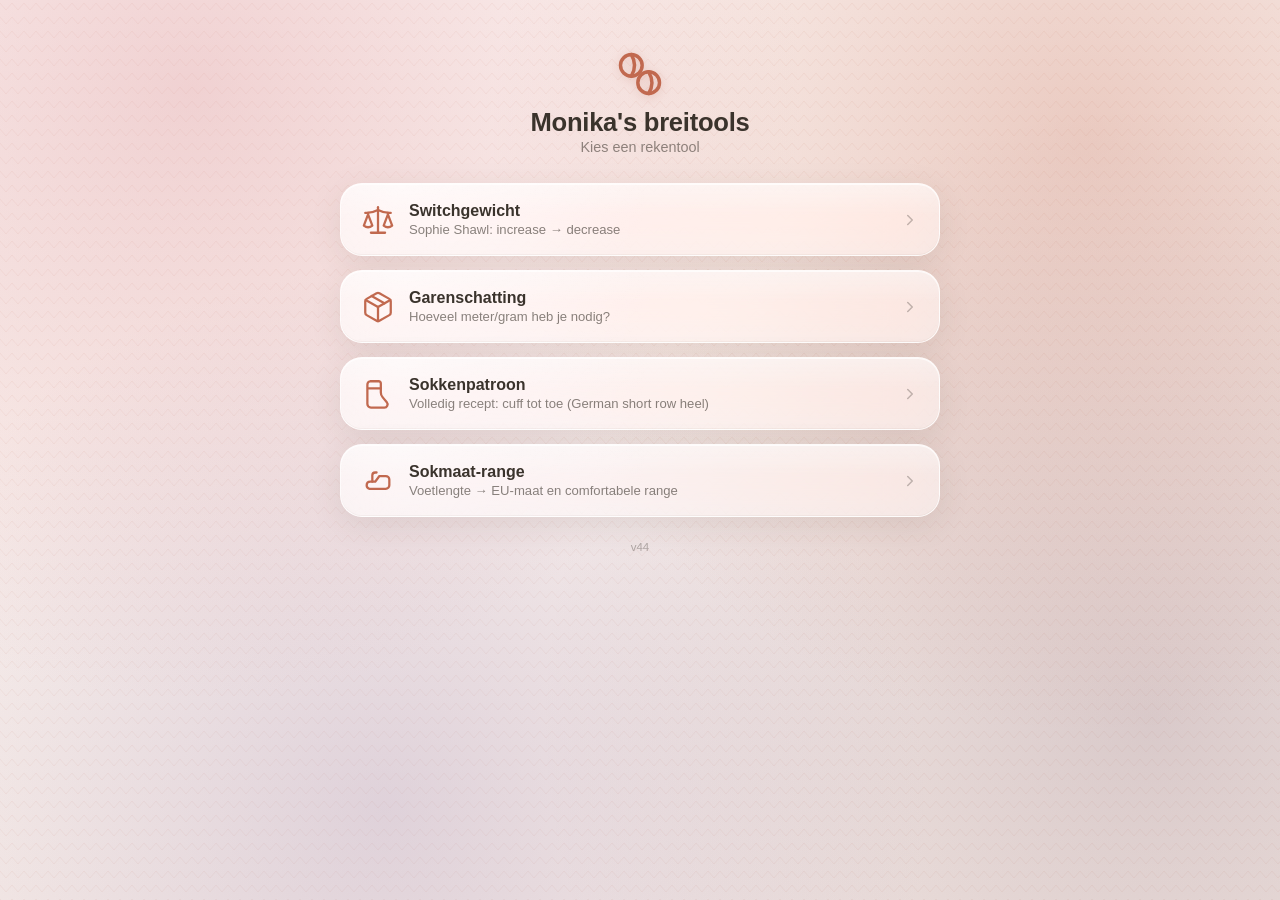
<file: index.html>
<!DOCTYPE html>
<html lang="nl">
<head>
<meta charset="UTF-8">
<meta name="viewport" content="width=device-width, initial-scale=1.0, viewport-fit=cover">
<title>Monika's breitools</title>
<link rel="stylesheet" href="style.css">
<link rel="manifest" href="manifest.json">
<meta name="theme-color" content="#c1694f">
<link rel="apple-touch-icon" href="apple-touch-icon.png">
<link rel="icon" href="favicon-32.png" sizes="32x32">
<meta name="apple-mobile-web-app-capable" content="yes">
<meta name="apple-mobile-web-app-status-bar-style" content="black-translucent">
<script src="version-check.js"></script>
</head>
<body>
  <div class="header">
    <div class="icon">
      <svg viewBox="0 0 24 24" fill="none" stroke="currentColor" stroke-width="1.6" stroke-linecap="round" stroke-linejoin="round">
        <circle cx="8" cy="8" r="5"/>
        <circle cx="16" cy="16" r="5"/>
        <path d="M8 3 Q 11 8 8 13"/>
        <path d="M16 11 Q 19 16 16 21"/>
      </svg>
    </div>
    <h1>Monika's breitools</h1>
    <p class="sub">Kies een rekentool</p>
  </div>

  <ul class="tool-list">
    <li>
      <a class="tool-card glass" href="switchgewicht.html">
        <span class="tool-icon">
          <svg viewBox="0 0 24 24" fill="none" stroke="currentColor" stroke-width="1.6" stroke-linecap="round" stroke-linejoin="round">
            <path d="M12 3v18"/>
            <path d="m19 8 3 8a5 5 0 0 1-6 0zV7"/>
            <path d="M3 7h1a17 17 0 0 0 8-2 17 17 0 0 0 8 2h1"/>
            <path d="m5 8 3 8a5 5 0 0 1-6 0zV7"/>
            <path d="M7 21h10"/>
          </svg>
        </span>
        <span class="tool-text">
          <div class="tool-name">Switchgewicht</div>
          <div class="tool-desc">Sophie Shawl: increase → decrease</div>
        </span>
        <span class="tool-arrow">
          <svg viewBox="0 0 24 24" fill="none" stroke="currentColor" stroke-width="2" stroke-linecap="round" stroke-linejoin="round"><path d="M9 6l6 6-6 6"/></svg>
        </span>
      </a>
    </li>
    <li>
      <a class="tool-card glass" href="garenschatting.html">
        <span class="tool-icon">
          <svg viewBox="0 0 24 24" fill="none" stroke="currentColor" stroke-width="1.6" stroke-linecap="round" stroke-linejoin="round">
            <path d="M11 21.73a2 2 0 0 0 2 0l7-4A2 2 0 0 0 21 16V8a2 2 0 0 0-1-1.73l-7-4a2 2 0 0 0-2 0l-7 4A2 2 0 0 0 3 8v8a2 2 0 0 0 1 1.73z"/>
            <path d="M12 22V12"/>
            <polyline points="3.29 7 12 12 20.71 7"/>
            <path d="m7.5 4.27 9 5.15"/>
          </svg>
        </span>
        <span class="tool-text">
          <div class="tool-name">Garenschatting</div>
          <div class="tool-desc">Hoeveel meter/gram heb je nodig?</div>
        </span>
        <span class="tool-arrow">
          <svg viewBox="0 0 24 24" fill="none" stroke="currentColor" stroke-width="2" stroke-linecap="round" stroke-linejoin="round"><path d="M9 6l6 6-6 6"/></svg>
        </span>
      </a>
    </li>
    <li>
      <a class="tool-card glass" href="sokkentool.html">
        <span class="tool-icon">
          <svg viewBox="0 0 24 24" fill="none" stroke="currentColor" stroke-width="1.6" stroke-linecap="round" stroke-linejoin="round">
            <path d="M6.5 3h6a1.5 1.5 0 0 1 1.5 1.5v6.4c0 1.2.4 2.4 1.2 3.3l3 3.6a2.3 2.3 0 0 1-1.8 3.8H7a2.5 2.5 0 0 1-2.5-2.5V5.5A2.5 2.5 0 0 1 6.5 3Z"/>
            <path d="M5 8h9"/>
          </svg>
        </span>
        <span class="tool-text">
          <div class="tool-name">Sokkenpatroon</div>
          <div class="tool-desc">Volledig recept: cuff tot toe (German short row heel)</div>
        </span>
        <span class="tool-arrow">
          <svg viewBox="0 0 24 24" fill="none" stroke="currentColor" stroke-width="2" stroke-linecap="round" stroke-linejoin="round"><path d="M9 6l6 6-6 6"/></svg>
        </span>
      </a>
    </li>
    <li>
      <a class="tool-card glass" href="schoenmaat.html">
        <span class="tool-icon">
          <svg viewBox="0 0 24 24" fill="none" stroke="currentColor" stroke-width="1.6" stroke-linecap="round" stroke-linejoin="round">
            <path d="M4 15c0-1.5 1-2.5 2.5-2.5H10l3-4h4.5A2.5 2.5 0 0 1 20 11v4a2.5 2.5 0 0 1-2.5 2.5H6A2.5 2.5 0 0 1 4 15Z"/>
            <path d="M8 12.5V8a2 2 0 0 1 2-2h1"/>
          </svg>
        </span>
        <span class="tool-text">
          <div class="tool-name">Sokmaat-range</div>
          <div class="tool-desc">Voetlengte → EU-maat en comfortabele range</div>
        </span>
        <span class="tool-arrow">
          <svg viewBox="0 0 24 24" fill="none" stroke="currentColor" stroke-width="2" stroke-linecap="round" stroke-linejoin="round"><path d="M9 6l6 6-6 6"/></svg>
        </span>
      </a>
    </li>
  </ul>

  <p class="build-version">v<span id="buildVersion">44</span></p>
</body>
</html>
</file>
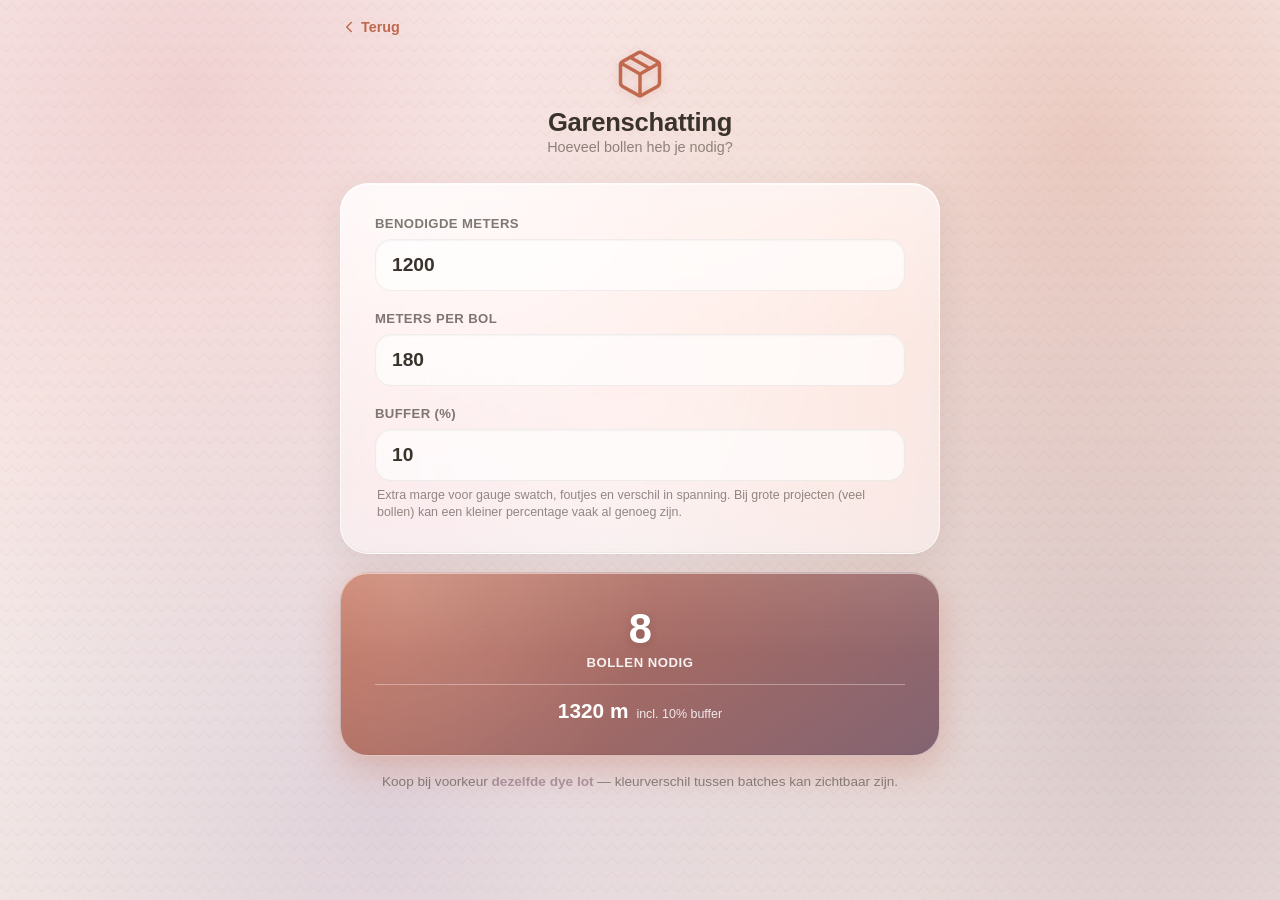
<file: garenschatting.html>
<!DOCTYPE html>
<html lang="nl">
<head>
<meta charset="UTF-8">
<meta name="viewport" content="width=device-width, initial-scale=1.0, viewport-fit=cover">
<title>Garenschatting - Monika's breitools</title>
<link rel="stylesheet" href="style.css">
<link rel="manifest" href="manifest.json">
<meta name="theme-color" content="#c1694f">
<link rel="apple-touch-icon" href="apple-touch-icon.png">
<link rel="icon" href="favicon-32.png" sizes="32x32">
<meta name="apple-mobile-web-app-capable" content="yes">
<meta name="apple-mobile-web-app-status-bar-style" content="black-translucent">
<script src="version-check.js"></script>
<script src="common.js"></script>
</head>
<body>
  <a class="back-link" href="index.html">
    <svg viewBox="0 0 24 24" fill="none" stroke="currentColor" stroke-width="2" stroke-linecap="round" stroke-linejoin="round"><path d="M15 6l-6 6 6 6"/></svg>
    Terug
  </a>
  <div class="header">
    <div class="icon">
      <svg viewBox="0 0 24 24" fill="none" stroke="currentColor" stroke-width="1.6" stroke-linecap="round" stroke-linejoin="round">
        <path d="M11 21.73a2 2 0 0 0 2 0l7-4A2 2 0 0 0 21 16V8a2 2 0 0 0-1-1.73l-7-4a2 2 0 0 0-2 0l-7 4A2 2 0 0 0 3 8v8a2 2 0 0 0 1 1.73z"/>
        <path d="M12 22V12"/>
        <polyline points="3.29 7 12 12 20.71 7"/>
        <path d="m7.5 4.27 9 5.15"/>
      </svg>
    </div>
    <h1>Garenschatting</h1>
    <p class="sub">Hoeveel bollen heb je nodig?</p>
  </div>

  <div class="card glass">
    <div class="field">
      <label for="metersNeeded">Benodigde meters</label>
      <input type="text" inputmode="decimal" id="metersNeeded" value="1200">
    </div>
    <div class="field">
      <label for="metersPerBall">Meters per bol</label>
      <input type="text" inputmode="decimal" id="metersPerBall" value="180">
    </div>
    <div class="field">
      <label for="buffer">Buffer (%)</label>
      <input type="text" inputmode="decimal" id="buffer" value="10">
      <p class="field-hint">Extra marge voor gauge swatch, foutjes en verschil in spanning. Bij grote projecten (veel bollen) kan een kleiner percentage vaak al genoeg zijn.</p>
    </div>
  </div>

  <div class="result-card glass">
    <div class="value" id="ballsNeeded">-</div>
    <div class="label">bollen nodig</div>
    <div class="rounded-row">
      <span class="rounded-value" id="metersWithBuffer">-</span>
      <span class="rounded-label" id="bufferLabel">incl. 10% buffer</span>
    </div>
  </div>

  <p class="hint">Koop bij voorkeur <strong>dezelfde dye lot</strong> — kleurverschil tussen batches kan zichtbaar zijn.</p>

  <button class="scroll-top-btn" id="scrollTopBtn" aria-label="Naar boven">
    <svg viewBox="0 0 24 24" fill="none" stroke="currentColor" stroke-width="2.2" stroke-linecap="round" stroke-linejoin="round"><path d="M12 19V5"/><path d="m5 12 7-7 7 7"/></svg>
  </button>

<script>
  const metersInput = document.getElementById('metersNeeded');
  const perBallInput = document.getElementById('metersPerBall');
  const bufferInput = document.getElementById('buffer');
  const output = document.getElementById('ballsNeeded');
  const bufferOutput = document.getElementById('metersWithBuffer');
  const bufferLabel = document.getElementById('bufferLabel');

  function calculate() {
    const meters = parseNum(metersInput.value);
    const perBall = parseNum(perBallInput.value);
    const buffer = parseNum(bufferInput.value);
    if (isNaN(meters) || isNaN(perBall) || isNaN(buffer) || meters <= 0 || perBall <= 0 || buffer < 0) {
      output.textContent = '-';
      bufferOutput.textContent = '-';
      return;
    }
    const withBuffer = meters * (1 + buffer / 100);
    const balls = Math.ceil(withBuffer / perBall);
    output.textContent = balls;
    bufferOutput.textContent = Math.ceil(withBuffer) + ' m';
    bufferLabel.textContent = 'incl. ' + fmt(buffer) + '% buffer';
  }

  metersInput.addEventListener('input', calculate);
  perBallInput.addEventListener('input', calculate);
  bufferInput.addEventListener('input', calculate);
  calculate();
</script>
</body>
</html>
</file>
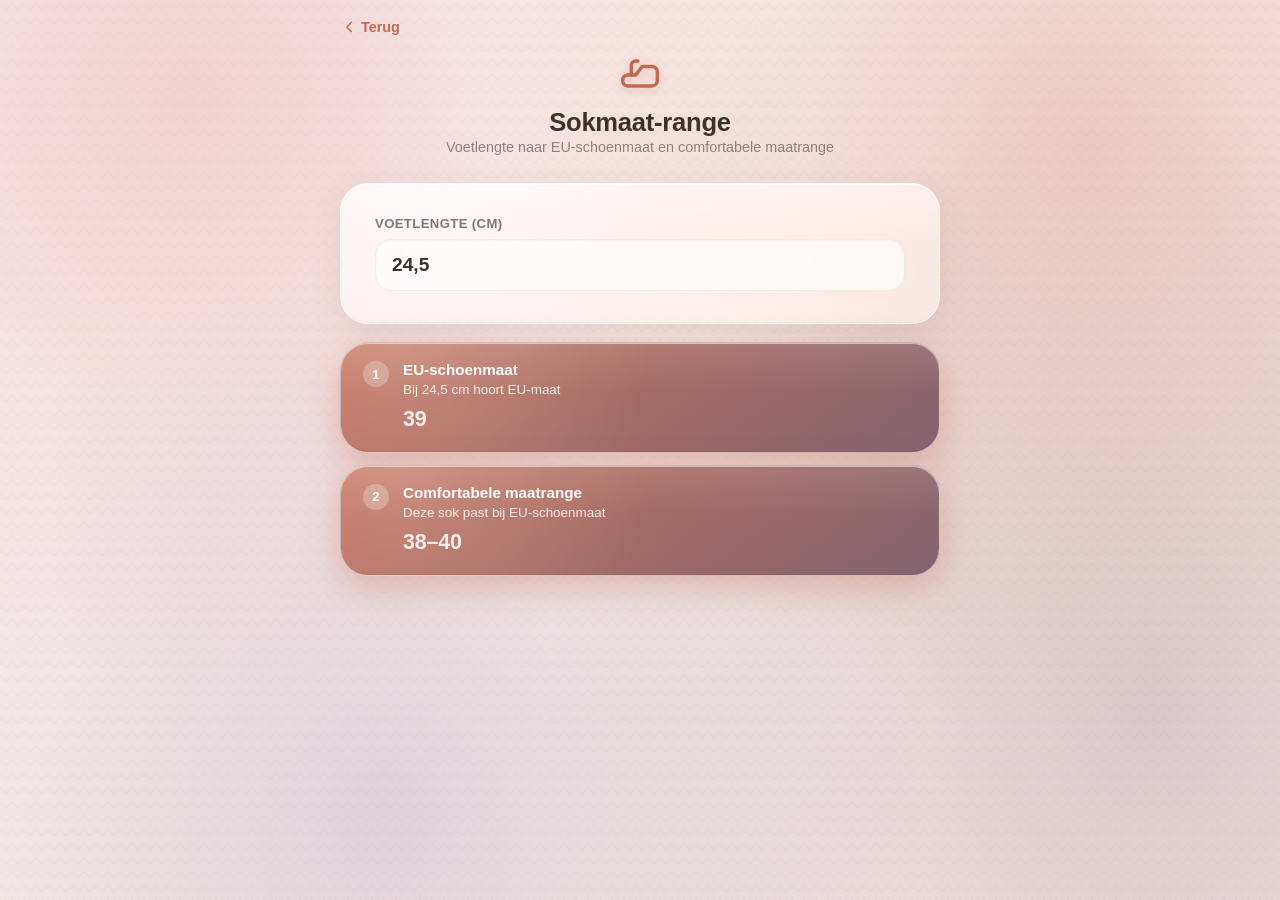
<file: schoenmaat.html>
<!DOCTYPE html>
<html lang="nl">
<head>
<meta charset="UTF-8">
<meta name="viewport" content="width=device-width, initial-scale=1.0, viewport-fit=cover">
<title>Sokmaat-range - Monika's breitools</title>
<link rel="stylesheet" href="style.css">
<link rel="manifest" href="manifest.json">
<meta name="theme-color" content="#c1694f">
<link rel="apple-touch-icon" href="apple-touch-icon.png">
<link rel="icon" href="favicon-32.png" sizes="32x32">
<meta name="apple-mobile-web-app-capable" content="yes">
<meta name="apple-mobile-web-app-status-bar-style" content="black-translucent">
<script src="version-check.js"></script>
<script src="common.js"></script>
</head>
<body>
  <a class="back-link" href="index.html">
    <svg viewBox="0 0 24 24" fill="none" stroke="currentColor" stroke-width="2" stroke-linecap="round" stroke-linejoin="round"><path d="M15 6l-6 6 6 6"/></svg>
    Terug
  </a>
  <div class="header">
    <div class="icon">
      <svg viewBox="0 0 24 24" fill="none" stroke="currentColor" stroke-width="1.6" stroke-linecap="round" stroke-linejoin="round">
        <path d="M4 15c0-1.5 1-2.5 2.5-2.5H10l3-4h4.5A2.5 2.5 0 0 1 20 11v4a2.5 2.5 0 0 1-2.5 2.5H6A2.5 2.5 0 0 1 4 15Z"/>
        <path d="M8 12.5V8a2 2 0 0 1 2-2h1"/>
      </svg>
    </div>
    <h1>Sokmaat-range</h1>
    <p class="sub">Voetlengte naar EU-schoenmaat en comfortabele maatrange</p>
  </div>

  <div class="card glass">
    <div class="field">
      <label for="footLength">Voetlengte (cm)</label>
      <input type="text" inputmode="decimal" id="footLength" value="24,5">
    </div>
  </div>

  <ol class="steps" id="stepsList"></ol>

<script>
  const footLengthInput = document.getElementById('footLength');
  const stepsList = document.getElementById('stepsList');

  function stepHtml(num, title, detail) {
    return '<li class="step glass"><span class="step-num">' + num + '</span>' +
      '<span class="step-body"><span class="step-title">' + title + '</span>' +
      '<span class="step-detail">' + detail + '</span></span></li>';
  }

  function footLengthToEuSize(footLength) {
    return (footLength + 1.5) / (2 / 3);
  }

  function calculate() {
    const footLength = parseNum(footLengthInput.value);

    if (isNaN(footLength) || footLength <= 0) {
      stepsList.innerHTML = '<li class="step glass"><span class="step-body"><span class="step-title">Vul een geldige voetlengte in</span></span></li>';
      return;
    }

    const euSize = footLengthToEuSize(footLength);

    // Center rondt naar beneden af, tenzij euSize dicht genoeg (>= drempel) bij de
    // volgende hele maat zit — bias richting "iets te klein" (sokken rekken toch al
    // mee dankzij negatieve ease). Range blijft altijd exact 3 maten breed.
    const rangeSwitchThreshold = 0.75;
    const frac = euSize - Math.floor(euSize);
    const center = Math.floor(euSize) + (frac >= rangeSwitchThreshold ? 1 : 0);
    const lower = center - 1;
    const upper = center + 1;

    let html = '';
    html += stepHtml(1, 'EU-schoenmaat', 'Bij ' + fmt(footLength) + ' cm hoort EU-maat<span class="step-range-value">' + fmt(euSize) + '</span>');
    html += stepHtml(2, 'Comfortabele maatrange', 'Deze sok past bij EU-schoenmaat<span class="step-range-value">' + lower + '–' + upper + '</span>');

    stepsList.innerHTML = html;
  }

  footLengthInput.addEventListener('input', calculate);

  calculate();
</script>
</body>
</html>
</file>
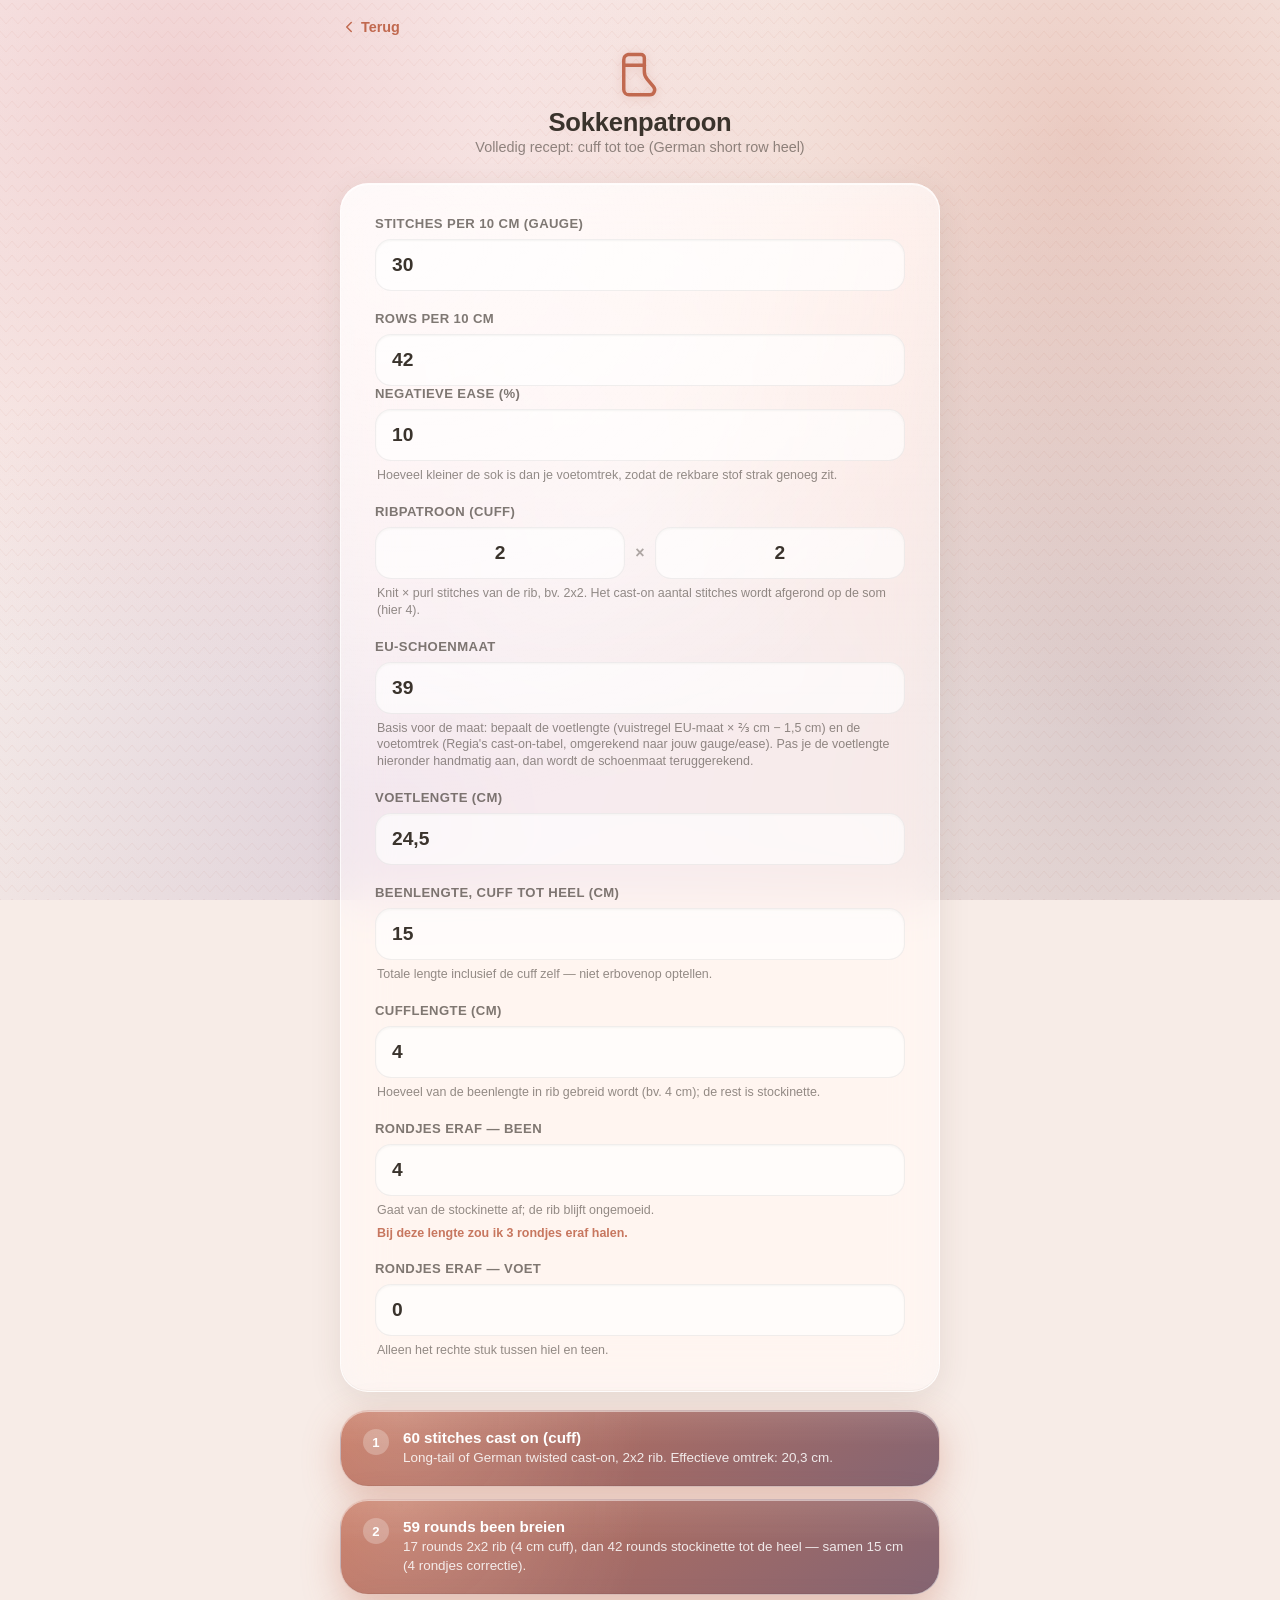
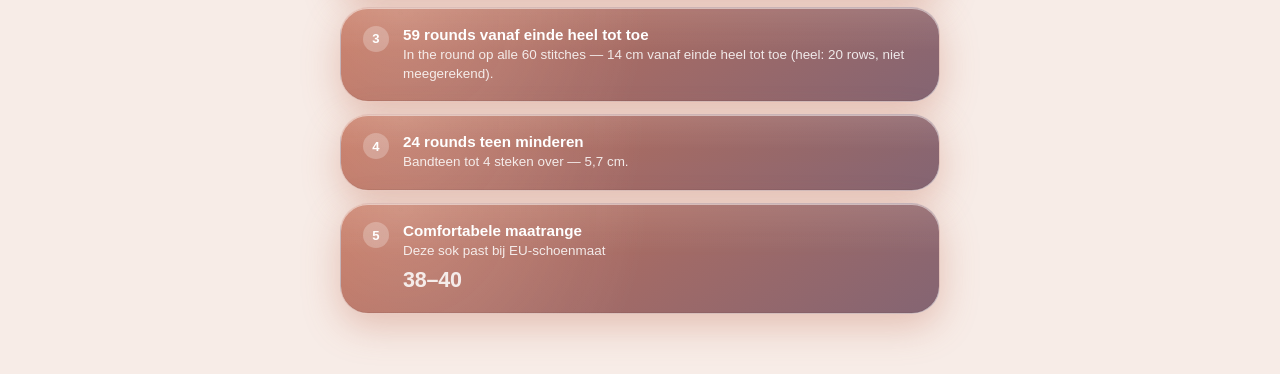
<file: sokkentool.html>
<!DOCTYPE html>
<html lang="nl">
<head>
<meta charset="UTF-8">
<meta name="viewport" content="width=device-width, initial-scale=1.0, viewport-fit=cover">
<title>Sokkenpatroon - Monika's breitools</title>
<link rel="stylesheet" href="style.css">
<link rel="manifest" href="manifest.json">
<meta name="theme-color" content="#c1694f">
<link rel="apple-touch-icon" href="apple-touch-icon.png">
<link rel="icon" href="favicon-32.png" sizes="32x32">
<meta name="apple-mobile-web-app-capable" content="yes">
<meta name="apple-mobile-web-app-status-bar-style" content="black-translucent">
<script src="version-check.js"></script>
<script src="common.js"></script>
</head>
<body>
  <a class="back-link" href="index.html">
    <svg viewBox="0 0 24 24" fill="none" stroke="currentColor" stroke-width="2" stroke-linecap="round" stroke-linejoin="round"><path d="M15 6l-6 6 6 6"/></svg>
    Terug
  </a>
  <div class="header">
    <div class="icon">
      <svg viewBox="0 0 24 24" fill="none" stroke="currentColor" stroke-width="1.6" stroke-linecap="round" stroke-linejoin="round">
        <path d="M6.5 3h6a1.5 1.5 0 0 1 1.5 1.5v6.4c0 1.2.4 2.4 1.2 3.3l3 3.6a2.3 2.3 0 0 1-1.8 3.8H7a2.5 2.5 0 0 1-2.5-2.5V5.5A2.5 2.5 0 0 1 6.5 3Z"/>
        <path d="M5 8h9"/>
      </svg>
    </div>
    <h1>Sokkenpatroon</h1>
    <p class="sub">Volledig recept: cuff tot toe (German short row heel)</p>
  </div>

  <div class="card glass">
    <div class="field">
      <label for="gauge">Stitches per 10 cm (gauge)</label>
      <input type="text" inputmode="decimal" id="gauge" value="30">
    </div>
    <div class="field">
      <label for="rowGauge">Rows per 10 cm</label>
      <input type="text" inputmode="decimal" id="rowGauge" value="42">
    </div>
    <input type="hidden" id="circumference">
    <div class="field">
      <label for="ease">Negatieve ease (%)</label>
      <input type="text" inputmode="decimal" id="ease" value="10">
      <p class="field-hint">Hoeveel kleiner de sok is dan je voetomtrek, zodat de rekbare stof strak genoeg zit.</p>
    </div>
    <div class="field">
      <label>Ribpatroon (cuff)</label>
      <div class="field-pair">
        <input type="text" inputmode="decimal" id="ribKnit" value="2" aria-label="Aantal knit stitches">
        <span class="field-pair-sep">×</span>
        <input type="text" inputmode="decimal" id="ribPurl" value="2" aria-label="Aantal purl stitches">
      </div>
      <p class="field-hint">Knit × purl stitches van de rib, bv. 2x2. Het cast-on aantal stitches wordt afgerond op de som (hier 4).</p>
    </div>
    <div class="field">
      <label for="euSize">EU-schoenmaat</label>
      <input type="text" inputmode="decimal" id="euSize" value="39">
      <p class="field-hint">Basis voor de maat: bepaalt de voetlengte (vuistregel EU-maat × ⅔ cm − 1,5 cm) en de voetomtrek (Regia's cast-on-tabel, omgerekend naar jouw gauge/ease). Pas je de voetlengte hieronder handmatig aan, dan wordt de schoenmaat teruggerekend.</p>
    </div>
    <div class="field">
      <label for="footLength">Voetlengte (cm)</label>
      <input type="text" inputmode="decimal" id="footLength" value="24,5">
    </div>
    <div class="field">
      <label for="legLength">Beenlengte, cuff tot heel (cm)</label>
      <input type="text" inputmode="decimal" id="legLength" value="15">
      <p class="field-hint">Totale lengte inclusief de cuff zelf — niet erbovenop optellen.</p>
    </div>
    <div class="field">
      <label for="cuffLength">Cufflengte (cm)</label>
      <input type="text" inputmode="decimal" id="cuffLength" value="4">
      <p class="field-hint">Hoeveel van de beenlengte in rib gebreid wordt (bv. 4 cm); de rest is stockinette.</p>
    </div>
    <div class="field">
      <label for="legTrim">Rondjes eraf — been</label>
      <input type="text" inputmode="decimal" id="legTrim" value="4">
      <p class="field-hint">Gaat van de stockinette af; de rib blijft ongemoeid.</p>
      <p class="field-hint suggestion" id="legTrimHint" hidden></p>
    </div>
    <div class="field">
      <label for="footTrim">Rondjes eraf — voet</label>
      <input type="text" inputmode="decimal" id="footTrim" value="0">
      <p class="field-hint">Alleen het rechte stuk tussen hiel en teen.</p>
    </div>
  </div>

  <ol class="steps" id="stepsList"></ol>

  <button class="scroll-top-btn" id="scrollTopBtn" aria-label="Naar boven">
    <svg viewBox="0 0 24 24" fill="none" stroke="currentColor" stroke-width="2.2" stroke-linecap="round" stroke-linejoin="round"><path d="M12 19V5"/><path d="m5 12 7-7 7 7"/></svg>
  </button>

<script>
  const gaugeInput = document.getElementById('gauge');
  const rowGaugeInput = document.getElementById('rowGauge');
  const circInput = document.getElementById('circumference');
  const easeInput = document.getElementById('ease');
  const ribKnitInput = document.getElementById('ribKnit');
  const ribPurlInput = document.getElementById('ribPurl');
  const euSizeInput = document.getElementById('euSize');
  const footLengthInput = document.getElementById('footLength');
  const legLengthInput = document.getElementById('legLength');
  const cuffLengthInput = document.getElementById('cuffLength');
  const legTrimInput = document.getElementById('legTrim');
  const footTrimInput = document.getElementById('footTrim');
  const legTrimHint = document.getElementById('legTrimHint');
  const stepsList = document.getElementById('stepsList');

  function roundToMultiple(x, m) {
    return Math.round(x / m) * m;
  }

  function roundToEven(x) {
    return Math.round(x / 2) * 2;
  }

  // Regia 4-ply maattabel (opzetsteken per EU-schoenmaat, gauge 30 st/10cm), middelpunt van elke maatbrug
  const SIZE_TABLE = [
    { eu: 22.5, sts: 44 }, { eu: 24.5, sts: 48 }, { eu: 26.5, sts: 48 }, { eu: 28.5, sts: 52 },
    { eu: 30.5, sts: 52 }, { eu: 32.5, sts: 56 }, { eu: 34.5, sts: 56 }, { eu: 36.5, sts: 60 },
    { eu: 38.5, sts: 60 }, { eu: 40.5, sts: 64 }, { eu: 42.5, sts: 64 }, { eu: 44.5, sts: 68 },
    { eu: 46.5, sts: 72 }
  ];

  function interpolateCastOnSts(euSize) {
    if (euSize <= SIZE_TABLE[0].eu) return SIZE_TABLE[0].sts;
    if (euSize >= SIZE_TABLE[SIZE_TABLE.length - 1].eu) return SIZE_TABLE[SIZE_TABLE.length - 1].sts;
    for (let i = 0; i < SIZE_TABLE.length - 1; i++) {
      const a = SIZE_TABLE[i], b = SIZE_TABLE[i + 1];
      if (euSize >= a.eu && euSize <= b.eu) {
        const t = (euSize - a.eu) / (b.eu - a.eu);
        return a.sts + t * (b.sts - a.sts);
      }
    }
  }

  // Regia 4-ply bandteen ("Decreases for banded toe after first decrease round").
  // Per afnameronde verdwijnen 4 steken: naald 1 en 3 twee steken recht samen,
  // naald 2 en 4 een overhaling. r4/r3/r2 = hoe vaak er in de 4e, elke 3e en elke
  // 2e ronde geminderd wordt; daarna elke ronde. De tabel-cadans komt bij elke maat
  // exact op 8 steken uit; dit patroon breit door tot er 4 over zijn.
  const TOE_TABLE = [
    { sts: 44, r4: 0, r3: 1, r2: 3 }, { sts: 48, r4: 0, r3: 1, r2: 3 },
    { sts: 52, r4: 0, r3: 2, r2: 3 }, { sts: 56, r4: 0, r3: 2, r2: 3 },
    { sts: 60, r4: 1, r3: 2, r2: 3 }, { sts: 64, r4: 1, r3: 2, r2: 3 },
    { sts: 68, r4: 1, r3: 2, r2: 4 }, { sts: 72, r4: 1, r3: 2, r2: 4 }
  ];
  const FINAL_TOE_STS = 4;
  const TOE_DEC_PER_ROUND = 4;

  // Loopt de cadans af en telt de rondjes; stopt zodra een volgende afname onder
  // FINAL_TOE_STS zou uitkomen, zodat een afwijkend steekaantal ook netjes eindigt.
  function toeShaping(startSts) {
    const row = TOE_TABLE.reduce(function (best, r) {
      return Math.abs(r.sts - startSts) < Math.abs(best.sts - startSts) ? r : best;
    });
    let sts = startSts;
    let rounds = 0;
    const canDecrease = function () { return sts - TOE_DEC_PER_ROUND >= FINAL_TOE_STS; };
    // [rondjes per afname, aantal keer] — de eerste afnameronde staat los in de tabel
    const phases = [[1, 1], [4, row.r4], [3, row.r3], [2, row.r2]];
    phases.forEach(function (phase) {
      for (let i = 0; i < phase[1] && canDecrease(); i++) {
        rounds += phase[0];
        sts -= TOE_DEC_PER_ROUND;
      }
    });
    while (canDecrease()) {
      rounds += 1;
      sts -= TOE_DEC_PER_ROUND;
    }
    return { rounds: rounds, finalSts: sts, row: row };
  }

  function stepHtml(num, title, detail) {
    return '<li class="step glass"><span class="step-num">' + num + '</span>' +
      '<span class="step-body"><span class="step-title">' + title + '</span>' +
      '<span class="step-detail">' + detail + '</span></span></li>';
  }

  function calculate() {
    const gauge = parseNum(gaugeInput.value);
    const rowGauge = parseNum(rowGaugeInput.value);
    const circumference = parseNum(circInput.value);
    const ease = parseNum(easeInput.value);
    const ribKnit = parseNum(ribKnitInput.value);
    const ribPurl = parseNum(ribPurlInput.value);
    const multiple = ribKnit + ribPurl;
    const footLength = parseNum(footLengthInput.value);
    const legLength = parseNum(legLengthInput.value);
    const cuffLength = parseNum(cuffLengthInput.value);
    // Leeg veld of onzin telt als 0; nooit negatief (de velden halen alleen rondjes af)
    const trimValue = (str) => {
      const n = parseNum(str);
      return isNaN(n) ? 0 : Math.max(Math.round(n), 0);
    };
    const legTrim = trimValue(legTrimInput.value);
    const footTrim = trimValue(footTrimInput.value);

    if ([gauge, rowGauge, circumference, ease, ribKnit, ribPurl, footLength, legLength, cuffLength].some(isNaN)
        || gauge <= 0 || rowGauge <= 0 || circumference <= 0 || ease >= 100 || ribKnit <= 0 || ribPurl <= 0 || footLength <= 0 || legLength < 0
        || cuffLength < 0 || cuffLength > legLength) {
      stepsList.innerHTML = '<li class="step glass"><span class="step-body"><span class="step-title">Vul alle velden geldig in</span></span></li>';
      legTrimHint.hidden = true;
      return;
    }

    const stPerCm = gauge / 10;
    const rowPerCm = rowGauge / 10;

    // Boord: steken op te zetten
    const effectiveCirc = circumference * (1 - ease / 100);
    const exactSts = effectiveCirc * stPerCm;
    const sockSts = roundToMultiple(exactSts, multiple);

    // Been: boord (rib) + stockinette. De correctie gaat volledig van de stockinette af —
    // ondergrens cuffRows, zodat de rib nooit korter wordt dan de ingestelde cufflengte.
    const cuffRows = Math.round(cuffLength * rowPerCm);
    const legRowsExact = Math.round(legLength * rowPerCm);
    const legRows = Math.max(legRowsExact - legTrim, cuffRows);
    const stockinetteRows = Math.max(legRows - cuffRows, 0);

    // Hiel (German short row, geen gusset): werkt over de helft van de steken
    const heelSts = roundToEven(sockSts / 2);
    const centerSts = roundToEven(heelSts / 3);
    const turnsPerSide = Math.round((heelSts - centerSts) / 2);
    const heelRows = turnsPerSide * 2;

    // Teen: Regia 4-ply bandteen, doorgebreid tot 4 steken
    const toe = toeShaping(sockSts);
    const toeRounds = toe.rounds;

    // Voet: recht stuk tussen hiel-turn en teen, dus voetlengte min hiel-diepte min teenlengte
    const totalFootRows = Math.round(footLength * rowPerCm);
    const footRoundsExact = Math.max(totalFootRows - heelRows - toeRounds, 0);
    const footRounds = Math.max(footRoundsExact - footTrim, 0);

    // Suggestie: de afwijking schaalt mee met de hoeveelheid stockinette, ongeveer
    // 1 rondje per 4 cm — geijkt op 20 cm been met 5 cm cuff, waar 4 goed bleek.
    const stockinetteCm = Math.max(legLength - cuffLength, 0);
    const suggestedLegTrim = Math.round(stockinetteCm / 4);
    if (suggestedLegTrim === legTrim) {
      legTrimHint.hidden = true;
    } else {
      legTrimHint.hidden = false;
      legTrimHint.textContent = 'Bij deze lengte zou ik ' + suggestedLegTrim +
        (suggestedLegTrim === 1 ? ' rondje' : ' rondjes') + ' eraf halen.';
    }

    // De getoonde cm blijft de gewenste lengte: het aantal rondjes is gecorrigeerd juist
    // omdat die rondjes in de praktijk op die lengte uitkomen.
    const legTrimNote = legTrim > 0 ? ' (' + legTrim + ' rondjes correctie)' : '';
    const footTrimNote = footTrim > 0 ? ' (' + footTrim + ' rondjes correctie)' : '';

    let html = '';
    html += stepHtml(1, sockSts + ' stitches cast on (cuff)',
      'Long-tail of German twisted cast-on, ' + ribKnit + 'x' + ribPurl + ' rib. Effectieve omtrek: ' + fmt(effectiveCirc) + ' cm.');
    html += stepHtml(2, legRows + ' rounds been breien',
      cuffRows + ' rounds ' + ribKnit + 'x' + ribPurl + ' rib (' + fmt(cuffLength) + ' cm cuff), dan ' + stockinetteRows + ' rounds stockinette tot de heel — samen ' + fmt(legLength) + ' cm' + legTrimNote + '.');
    html += stepHtml(3, footRounds + ' rounds vanaf einde heel tot toe',
      'In the round op alle ' + sockSts + ' stitches — ' + fmt(footRoundsExact / rowPerCm) + ' cm vanaf einde heel tot toe (heel: ' + heelRows + ' rows, niet meegerekend)' + footTrimNote + '.');

    html += stepHtml(4, toeRounds + ' rounds teen minderen',
      'Bandteen tot ' + toe.finalSts + ' steken over — ' + fmt(toeRounds / rowPerCm) + ' cm.');

    const euSize = parseNum(euSizeInput.value);
    if (!isNaN(euSize) && euSize > 0) {
      // Center rondt naar beneden af, tenzij euSize dicht genoeg (>= drempel) bij de
      // volgende hele maat zit — bias richting "iets te klein" (de sok rekt toch al
      // mee dankzij negatieve ease), en voorkomt dat voetlengtes die dicht bij elkaar
      // liggen (bv. 34,5 en 35,4) toevallig dezelfde range krijgen. Range blijft altijd
      // exact 3 maten breed.
      const rangeSwitchThreshold = 0.75;
      const frac = euSize - Math.floor(euSize);
      const center = Math.floor(euSize) + (frac >= rangeSwitchThreshold ? 1 : 0);
      const lower = center - 1;
      const upper = center + 1;
      html += stepHtml(5, 'Comfortabele maatrange',
        'Deze sok past bij EU-schoenmaat<span class="step-range-value">' + lower + '–' + upper + '</span>');
    }

    stepsList.innerHTML = html;
  }

  function updateCircFromEuSize() {
    const euSize = parseNum(euSizeInput.value);
    if (isNaN(euSize) || euSize <= 0) return;
    const gauge = parseNum(gaugeInput.value);
    const ease = parseNum(easeInput.value);
    if (!isNaN(gauge) && gauge > 0 && !isNaN(ease) && ease < 100) {
      const castOnSts = interpolateCastOnSts(euSize);
      const effectiveCirc = castOnSts / (gauge / 10);
      circInput.value = effectiveCirc / (1 - ease / 100);
    }
  }

  let syncingSize = false;

  function euSizeToFootLength(euSize) {
    return euSize * (2 / 3) - 1.5;
  }

  function footLengthToEuSize(footLength) {
    return (footLength + 1.5) / (2 / 3);
  }

  euSizeInput.addEventListener('input', () => {
    if (syncingSize) return;
    const euSize = parseNum(euSizeInput.value);
    if (isNaN(euSize) || euSize <= 0) return;
    syncingSize = true;
    footLengthInput.value = fmt(euSizeToFootLength(euSize));
    syncingSize = false;
    updateCircFromEuSize();
    calculate();
  });

  footLengthInput.addEventListener('input', () => {
    if (syncingSize) return;
    const footLength = parseNum(footLengthInput.value);
    if (isNaN(footLength) || footLength <= 0) return;
    syncingSize = true;
    euSizeInput.value = fmt(footLengthToEuSize(footLength));
    syncingSize = false;
    updateCircFromEuSize();
    calculate();
  });

  [gaugeInput, rowGaugeInput, easeInput, ribKnitInput, ribPurlInput, legLengthInput, cuffLengthInput, legTrimInput, footTrimInput]
    .forEach(el => el.addEventListener('input', calculate));

  updateCircFromEuSize();
  calculate();
</script>
</body>
</html>
</file>
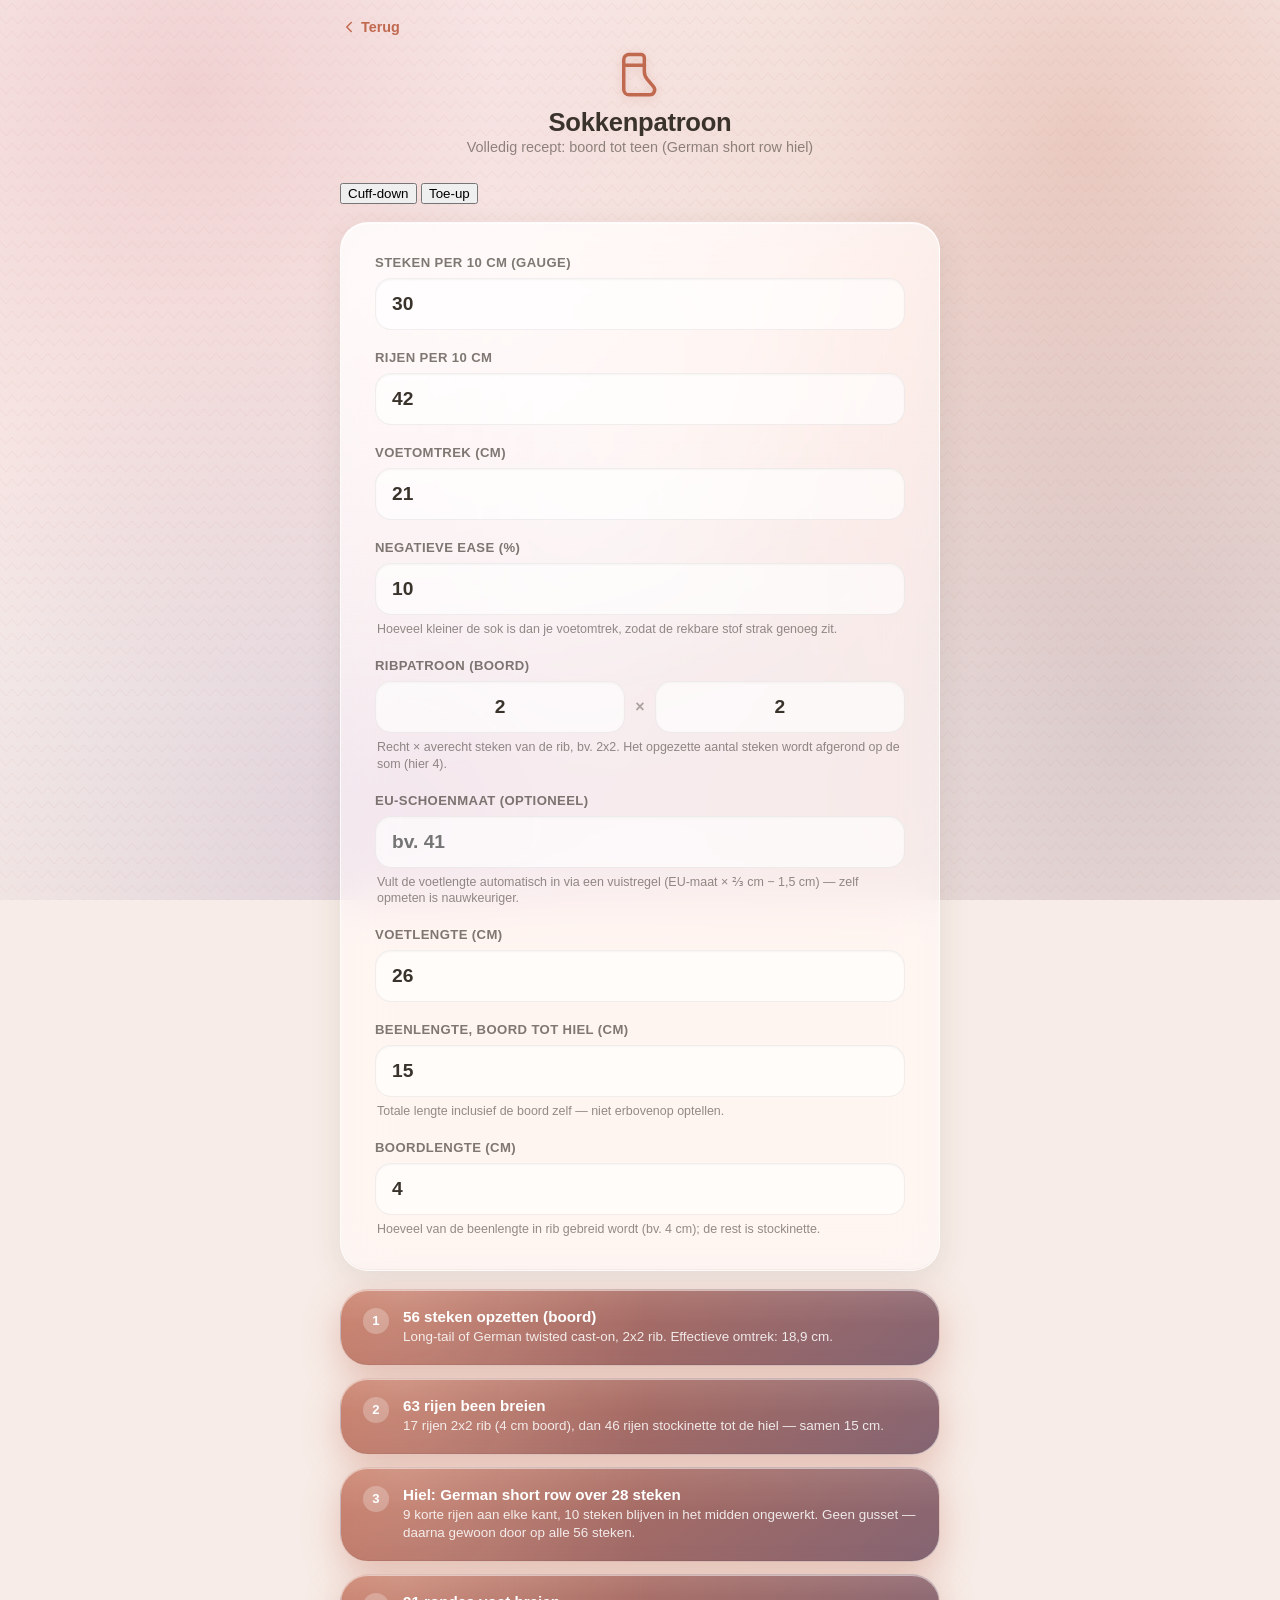
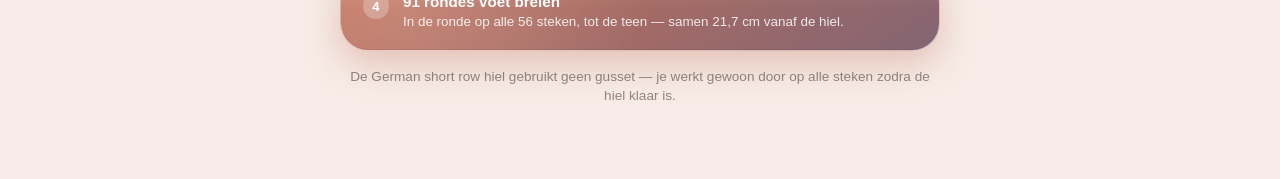
<file: sokmaat.html>
<!DOCTYPE html>
<html lang="nl">
<head>
<meta charset="UTF-8">
<meta name="viewport" content="width=device-width, initial-scale=1.0, viewport-fit=cover">
<title>Sokkenpatroon - Breitools</title>
<link rel="stylesheet" href="style.css">
<link rel="manifest" href="manifest.json">
<meta name="theme-color" content="#c1694f">
<link rel="apple-touch-icon" href="apple-touch-icon.png">
<link rel="icon" href="favicon-32.png" sizes="32x32">
<meta name="apple-mobile-web-app-capable" content="yes">
<meta name="apple-mobile-web-app-status-bar-style" content="black-translucent">
<script src="version-check.js"></script>
</head>
<body>
  <a class="back-link" href="index.html">
    <svg viewBox="0 0 24 24" fill="none" stroke="currentColor" stroke-width="2" stroke-linecap="round" stroke-linejoin="round"><path d="M15 6l-6 6 6 6"/></svg>
    Terug
  </a>
  <div class="header">
    <div class="icon">
      <svg viewBox="0 0 24 24" fill="none" stroke="currentColor" stroke-width="1.6" stroke-linecap="round" stroke-linejoin="round">
        <path d="M6.5 3h6a1.5 1.5 0 0 1 1.5 1.5v6.4c0 1.2.4 2.4 1.2 3.3l3 3.6a2.3 2.3 0 0 1-1.8 3.8H7a2.5 2.5 0 0 1-2.5-2.5V5.5A2.5 2.5 0 0 1 6.5 3Z"/>
        <path d="M5 8h9"/>
      </svg>
    </div>
    <h1>Sokkenpatroon</h1>
    <p class="sub">Volledig recept: boord tot teen (German short row hiel)</p>
  </div>

  <div class="toggle-row">
    <button type="button" class="toggle-btn active" id="btnCuffDown">Cuff-down</button>
    <button type="button" class="toggle-btn" id="btnToeUp">Toe-up</button>
  </div>

  <div class="card glass">
    <div class="field">
      <label for="gauge">Steken per 10 cm (gauge)</label>
      <input type="text" inputmode="decimal" id="gauge" value="30">
    </div>
    <div class="field">
      <label for="rowGauge">Rijen per 10 cm</label>
      <input type="text" inputmode="decimal" id="rowGauge" value="42">
    </div>
    <div class="field">
      <label for="circumference">Voetomtrek (cm)</label>
      <input type="text" inputmode="decimal" id="circumference" value="21">
    </div>
    <div class="field">
      <label for="ease">Negatieve ease (%)</label>
      <input type="text" inputmode="decimal" id="ease" value="10">
      <p class="field-hint">Hoeveel kleiner de sok is dan je voetomtrek, zodat de rekbare stof strak genoeg zit.</p>
    </div>
    <div class="field">
      <label>Ribpatroon (boord)</label>
      <div class="field-pair">
        <input type="text" inputmode="decimal" id="ribKnit" value="2" aria-label="Aantal rechte steken">
        <span class="field-pair-sep">×</span>
        <input type="text" inputmode="decimal" id="ribPurl" value="2" aria-label="Aantal averechte steken">
      </div>
      <p class="field-hint">Recht × averecht steken van de rib, bv. 2x2. Het opgezette aantal steken wordt afgerond op de som (hier 4).</p>
    </div>
    <div class="field">
      <label for="euSize">EU-schoenmaat (optioneel)</label>
      <input type="text" inputmode="decimal" id="euSize" placeholder="bv. 41">
      <p class="field-hint">Vult de voetlengte automatisch in via een vuistregel (EU-maat × ⅔ cm − 1,5 cm) — zelf opmeten is nauwkeuriger.</p>
    </div>
    <div class="field">
      <label for="footLength">Voetlengte (cm)</label>
      <input type="text" inputmode="decimal" id="footLength" value="26">
    </div>
    <div class="field">
      <label for="legLength" id="legLengthLabel">Beenlengte, boord tot hiel (cm)</label>
      <input type="text" inputmode="decimal" id="legLength" value="15">
      <p class="field-hint">Totale lengte inclusief de boord zelf — niet erbovenop optellen.</p>
    </div>
    <div class="field">
      <label for="cuffLength">Boordlengte (cm)</label>
      <input type="text" inputmode="decimal" id="cuffLength" value="4">
      <p class="field-hint">Hoeveel van de beenlengte in rib gebreid wordt (bv. 4 cm); de rest is stockinette.</p>
    </div>
  </div>

  <ol class="steps" id="stepsList"></ol>

  <button class="scroll-top-btn" id="scrollTopBtn" aria-label="Naar boven">
    <svg viewBox="0 0 24 24" fill="none" stroke="currentColor" stroke-width="2.2" stroke-linecap="round" stroke-linejoin="round"><path d="M12 19V5"/><path d="m5 12 7-7 7 7"/></svg>
  </button>

  <p class="hint">De German short row hiel gebruikt geen gusset — je werkt gewoon door op alle steken zodra de hiel klaar is.</p>

<script>
  const gaugeInput = document.getElementById('gauge');
  const rowGaugeInput = document.getElementById('rowGauge');
  const circInput = document.getElementById('circumference');
  const easeInput = document.getElementById('ease');
  const ribKnitInput = document.getElementById('ribKnit');
  const ribPurlInput = document.getElementById('ribPurl');
  const euSizeInput = document.getElementById('euSize');
  const footLengthInput = document.getElementById('footLength');
  const legLengthInput = document.getElementById('legLength');
  const legLengthLabel = document.getElementById('legLengthLabel');
  const cuffLengthInput = document.getElementById('cuffLength');
  const stepsList = document.getElementById('stepsList');
  const btnCuffDown = document.getElementById('btnCuffDown');
  const btnToeUp = document.getElementById('btnToeUp');

  let construction = 'cuffdown';

  function parseNum(str) {
    if (!str) return NaN;
    return parseFloat(str.replace(',', '.'));
  }

  function roundToMultiple(x, m) {
    return Math.round(x / m) * m;
  }

  function roundToEven(x) {
    return Math.round(x / 2) * 2;
  }

  function fmt(x) {
    return x.toFixed(1).replace(/\.0$/, '').replace('.', ',');
  }

  function setConstruction(value) {
    construction = value;
    btnCuffDown.classList.toggle('active', value === 'cuffdown');
    btnToeUp.classList.toggle('active', value === 'toeup');
    legLengthLabel.textContent = value === 'cuffdown'
      ? 'Beenlengte, boord tot hiel (cm)'
      : 'Beenlengte, hiel tot boord (cm)';
    calculate();
  }

  function stepHtml(num, title, detail) {
    return '<li class="step glass"><span class="step-num">' + num + '</span>' +
      '<span class="step-body"><span class="step-title">' + title + '</span>' +
      '<span class="step-detail">' + detail + '</span></span></li>';
  }

  function calculate() {
    const gauge = parseNum(gaugeInput.value);
    const rowGauge = parseNum(rowGaugeInput.value);
    const circumference = parseNum(circInput.value);
    const ease = parseNum(easeInput.value);
    const ribKnit = parseNum(ribKnitInput.value);
    const ribPurl = parseNum(ribPurlInput.value);
    const multiple = ribKnit + ribPurl;
    const footLength = parseNum(footLengthInput.value);
    const legLength = parseNum(legLengthInput.value);
    const cuffLength = parseNum(cuffLengthInput.value);

    if ([gauge, rowGauge, circumference, ease, ribKnit, ribPurl, footLength, legLength, cuffLength].some(isNaN)
        || gauge <= 0 || rowGauge <= 0 || circumference <= 0 || ribKnit <= 0 || ribPurl <= 0 || footLength <= 0 || legLength < 0
        || cuffLength < 0 || cuffLength > legLength) {
      stepsList.innerHTML = '<li class="step glass"><span class="step-body"><span class="step-title">Vul alle velden geldig in</span></span></li>';
      return;
    }

    const stPerCm = gauge / 10;
    const rowPerCm = rowGauge / 10;

    // Boord: steken op te zetten
    const effectiveCirc = circumference * (1 - ease / 100);
    const exactSts = effectiveCirc * stPerCm;
    const sockSts = roundToMultiple(exactSts, multiple);

    // Been: boord (rib) + stockinette
    const legRows = Math.round(legLength * rowPerCm);
    const cuffRows = Math.round(cuffLength * rowPerCm);
    const stockinetteRows = Math.max(legRows - cuffRows, 0);

    // Hiel (German short row, geen gusset): werkt over de helft van de steken
    const heelSts = roundToEven(sockSts / 2);
    const centerSts = roundToEven(heelSts / 3);
    const turnsPerSide = Math.round((heelSts - centerSts) / 2);

    // Teen: fase 1 -4 st/2 rondes tot 50%, fase 2 -4 st/ronde tot 8-12 st
    const finalToeSts = sockSts >= 40 ? 12 : 8;
    const phase1Target = Math.max(roundToMultiple(sockSts / 2, 4), finalToeSts + 8);
    const decEventsPhase1 = Math.round((sockSts - phase1Target) / 4);
    const roundsPhase1 = decEventsPhase1 * 2;
    const decEventsPhase2 = Math.round((phase1Target - finalToeSts) / 4);
    const roundsPhase2 = decEventsPhase2;
    const toeRounds = roundsPhase1 + roundsPhase2;
    const toeLengthCm = toeRounds / rowPerCm;

    // Voet: recht stuk tussen hiel/teen-start en teen
    const footRounds = Math.max(Math.round((footLength - toeLengthCm) * rowPerCm), 0);

    // Toe-up: startaantal voor Judy's Magic CO en toename-rondes (spiegelbeeld van de afname)
    const toeUpStartSts = Math.max(roundToEven(finalToeSts), 8);

    let html = '';
    if (construction === 'cuffdown') {
      html += stepHtml(1, sockSts + ' steken opzetten (boord)',
        'Long-tail of German twisted cast-on, ' + ribKnit + 'x' + ribPurl + ' rib. Effectieve omtrek: ' + fmt(effectiveCirc) + ' cm.');
      html += stepHtml(2, legRows + ' rijen been breien',
        cuffRows + ' rijen ' + ribKnit + 'x' + ribPurl + ' rib (' + fmt(cuffLength) + ' cm boord), dan ' + stockinetteRows + ' rijen stockinette tot de hiel — samen ' + fmt(legLength) + ' cm.');
      html += stepHtml(3, 'Hiel: German short row over ' + heelSts + ' steken',
        turnsPerSide + ' korte rijen aan elke kant, ' + centerSts + ' steken blijven in het midden ongewerkt. Geen gusset — daarna gewoon door op alle ' + sockSts + ' steken.');
      html += stepHtml(4, footRounds + ' rondes voet breien',
        'In de ronde op alle ' + sockSts + ' steken, tot de teen — samen ' + fmt(footLength - toeLengthCm) + ' cm vanaf de hiel.');
    } else {
      html += stepHtml(1, toeUpStartSts + ' steken opzetten (teen)',
        "Judy's Magic Cast-on, verdeeld over 2 naalden.");
      html += stepHtml(2, 'Teen: ' + toeRounds + ' rondes toename tot ' + sockSts + ' steken',
        'Spiegelbeeld van de afname: +4 st elke ronde tot ' + phase1Target + ' st, dan +4 st om de ronde tot ' + sockSts + ' st.');
      html += stepHtml(3, footRounds + ' rondes voet recht breien',
        'In de ronde op alle ' + sockSts + ' steken, tot ' + fmt(footLength) + ' cm min de teenlengte (' + fmt(toeLengthCm) + ' cm).');
      html += stepHtml(4, 'Hiel: German short row over ' + heelSts + ' steken',
        turnsPerSide + ' korte rijen aan elke kant, ' + centerSts + ' steken blijven in het midden ongewerkt. Geen gusset — daarna gewoon door op alle ' + sockSts + ' steken.');
      html += stepHtml(5, legRows + ' rijen been breien tot boord',
        stockinetteRows + ' rijen stockinette, dan ' + cuffRows + ' rijen ' + ribKnit + 'x' + ribPurl + ' rib (' + fmt(cuffLength) + ' cm boord) — samen ' + fmt(legLength) + ' cm. Sluit af met een rekbare afkanting (bv. tubular of sewn bind-off).');
    }
    stepsList.innerHTML = html;
  }

  euSizeInput.addEventListener('input', () => {
    const euSize = parseNum(euSizeInput.value);
    if (isNaN(euSize) || euSize <= 0) return;
    const estimatedLength = euSize * (2 / 3) - 1.5;
    footLengthInput.value = fmt(estimatedLength);
    calculate();
  });

  btnCuffDown.addEventListener('click', () => setConstruction('cuffdown'));
  btnToeUp.addEventListener('click', () => setConstruction('toeup'));

  [gaugeInput, rowGaugeInput, circInput, easeInput, ribKnitInput, ribPurlInput, footLengthInput, legLengthInput, cuffLengthInput]
    .forEach(el => el.addEventListener('input', calculate));

  calculate();

  const scrollTopBtn = document.getElementById('scrollTopBtn');
  window.addEventListener('scroll', () => {
    scrollTopBtn.classList.toggle('visible', window.scrollY > 300);
  });
  scrollTopBtn.addEventListener('click', () => {
    window.scrollTo({ top: 0, behavior: 'smooth' });
  });

  document.addEventListener('click', (e) => {
    if (document.activeElement.tagName === 'INPUT' && e.target !== document.activeElement) {
      document.activeElement.blur();
    }
  });
</script>
</body>
</html>
</file>
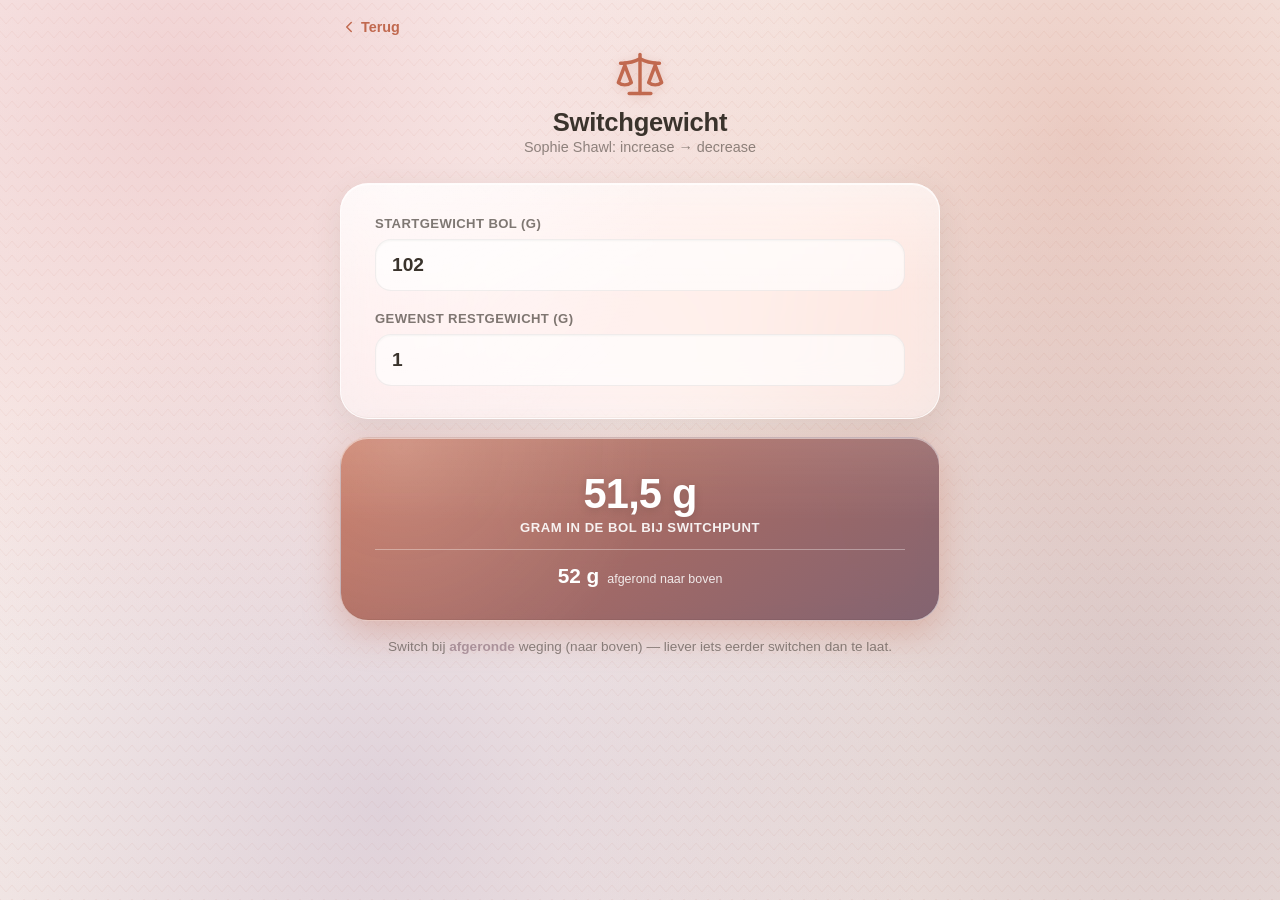
<file: switchgewicht.html>
<!DOCTYPE html>
<html lang="nl">
<head>
<meta charset="UTF-8">
<meta name="viewport" content="width=device-width, initial-scale=1.0, viewport-fit=cover">
<title>Switchgewicht - Monika's breitools</title>
<link rel="stylesheet" href="style.css">
<link rel="manifest" href="manifest.json">
<meta name="theme-color" content="#c1694f">
<link rel="apple-touch-icon" href="apple-touch-icon.png">
<link rel="icon" href="favicon-32.png" sizes="32x32">
<meta name="apple-mobile-web-app-capable" content="yes">
<meta name="apple-mobile-web-app-status-bar-style" content="black-translucent">
<script src="version-check.js"></script>
<script src="common.js"></script>
</head>
<body>
  <a class="back-link" href="index.html">
    <svg viewBox="0 0 24 24" fill="none" stroke="currentColor" stroke-width="2" stroke-linecap="round" stroke-linejoin="round"><path d="M15 6l-6 6 6 6"/></svg>
    Terug
  </a>
  <div class="header">
    <div class="icon">
      <svg viewBox="0 0 24 24" fill="none" stroke="currentColor" stroke-width="1.6" stroke-linecap="round" stroke-linejoin="round">
        <path d="M12 3v18"/>
        <path d="m19 8 3 8a5 5 0 0 1-6 0zV7"/>
        <path d="M3 7h1a17 17 0 0 0 8-2 17 17 0 0 0 8 2h1"/>
        <path d="m5 8 3 8a5 5 0 0 1-6 0zV7"/>
        <path d="M7 21h10"/>
      </svg>
    </div>
    <h1>Switchgewicht</h1>
    <p class="sub">Sophie Shawl: increase → decrease</p>
  </div>

  <div class="card glass">
    <div class="field">
      <label for="startWeight">Startgewicht bol (g)</label>
      <input type="text" inputmode="decimal" id="startWeight" value="102">
    </div>
    <div class="field">
      <label for="leftoverWeight">Gewenst restgewicht (g)</label>
      <input type="text" inputmode="decimal" id="leftoverWeight" value="1">
    </div>
  </div>

  <div class="result-card glass">
    <div class="value" id="switchWeight">-</div>
    <div class="label">gram in de bol bij switchpunt</div>
    <div class="rounded-row">
      <span class="rounded-value" id="switchWeightRounded">-</span>
      <span class="rounded-label">afgerond naar boven</span>
    </div>
  </div>

  <p class="hint">Switch bij <strong>afgeronde</strong> weging (naar boven) — liever iets eerder switchen dan te laat.</p>

  <button class="scroll-top-btn" id="scrollTopBtn" aria-label="Naar boven">
    <svg viewBox="0 0 24 24" fill="none" stroke="currentColor" stroke-width="2.2" stroke-linecap="round" stroke-linejoin="round"><path d="M12 19V5"/><path d="m5 12 7-7 7 7"/></svg>
  </button>

<script>
  const startInput = document.getElementById('startWeight');
  const leftoverInput = document.getElementById('leftoverWeight');
  const output = document.getElementById('switchWeight');
  const outputRounded = document.getElementById('switchWeightRounded');

  function calculate() {
    const start = parseNum(startInput.value);
    const leftover = parseNum(leftoverInput.value);
    if (isNaN(start) || isNaN(leftover) || leftover < 0 || start <= leftover) {
      output.textContent = '-';
      outputRounded.textContent = '-';
      return;
    }
    const usable = start - leftover;
    const switchWeight = start - usable / 2;
    output.textContent = switchWeight.toFixed(1).replace('.', ',') + ' g';
    outputRounded.textContent = Math.ceil(switchWeight) + ' g';
  }

  startInput.addEventListener('input', calculate);
  leftoverInput.addEventListener('input', calculate);
  calculate();
</script>
</body>
</html>
</file>
<file: style.css>
:root {
  --wool-cream: #f7ece7;
  --wool-terracotta: #c1694f;
  --wool-rose: #d98e94;
  --wool-lavender: #a692b8;
  --wool-plum: #7c5c6b;
  --ink: #3a332c;
  --glass-bg: rgba(255, 255, 255, 0.50);
  --glass-border: rgba(255, 255, 255, 0.75);
  --spring: cubic-bezier(0.34, 1.56, 0.64, 1);
}

* { -webkit-tap-highlight-color: transparent; box-sizing: border-box; }

html {
  min-height: 100%;
  color: var(--ink);
  background-color: #f7ece7;
  background-image:
    radial-gradient(circle at 15% 10%, rgba(217,142,148,0.35), transparent 45%),
    radial-gradient(circle at 85% 15%, rgba(193,105,79,0.30), transparent 45%),
    radial-gradient(circle at 30% 90%, rgba(166,146,184,0.30), transparent 45%),
    radial-gradient(circle at 90% 80%, rgba(124,92,107,0.25), transparent 45%),
    url('data:image/svg+xml;utf8,<svg xmlns="http://www.w3.org/2000/svg" width="24" height="14" viewBox="0 0 24 14"><path d="M0 3 L6 10 L12 3 L18 10 L24 3" fill="none" stroke="%23c1694f" stroke-width="1" opacity="0.08"/></svg>'),
    linear-gradient(180deg, #fdf6f4 0%, #f7ece7 100%);
  background-size: auto, auto, auto, auto, 24px 14px, auto;
  background-attachment: fixed;
}

body {
  position: relative;
  font-family: -apple-system, BlinkMacSystemFont, "SF Pro Display", "Segoe UI", sans-serif;
  max-width: 420px;
  margin: 0 auto;
  padding: calc(48px + env(safe-area-inset-top)) 20px calc(60px + env(safe-area-inset-bottom));
  min-height: 100vh;
  color: var(--ink);
  background: transparent;
}

.header { text-align: center; margin-bottom: 28px; }
.icon {
  width: 44px;
  height: 44px;
  margin: 0 auto 8px;
  display: flex;
  align-items: center;
  justify-content: center;
  color: var(--wool-terracotta);
  filter: drop-shadow(0 2px 5px rgba(193,105,79,0.25));
}
.icon svg { width: 100%; height: 100%; }
h1 { font-size: 1.35em; font-weight: 700; margin: 4px 0 2px; letter-spacing: -0.01em; }
p.sub { color: var(--ink); opacity: 0.55; margin: 0; font-size: 0.9em; }

/* --- Liquid glass base: highlight baked into one background (no layered pseudo-elements, avoids seam artifacts) --- */
.glass {
  position: relative;
  background:
    radial-gradient(circle at 10% 5%, rgba(255,255,255,0.55), rgba(255,255,255,0) 45%),
    linear-gradient(180deg, rgba(255,255,255,0.35) 0%, rgba(255,255,255,0) 45%),
    var(--glass-bg);
  -webkit-backdrop-filter: blur(24px) saturate(180%);
  backdrop-filter: blur(24px) saturate(180%);
  border: 1px solid var(--glass-border);
  border-radius: 28px;
  box-shadow:
    0 8px 32px rgba(80, 60, 40, 0.10),
    inset 0 1px 0 rgba(255,255,255,0.7),
    inset 0 -1px 0 rgba(80,60,40,0.04);
}

.card {
  padding: 24px 22px;
  margin-top: 18px;
}
.card > * { position: relative; z-index: 1; }

label {
  display: block;
  font-weight: 600;
  font-size: 0.82em;
  opacity: 0.65;
  margin-bottom: 8px;
  text-transform: uppercase;
  letter-spacing: 0.03em;
}

.field + .field { margin-top: 20px; }

.field-pair { display: flex; align-items: center; gap: 10px; }
.field-pair input { text-align: center; }
.field-pair-sep { flex-shrink: 0; font-weight: 700; opacity: 0.4; }

.field-hint {
  margin: 6px 2px 0;
  font-size: 0.78em;
  opacity: 0.55;
  line-height: 1.35;
}

/* Advies-regel: mag opvallen tussen de gewone grijze hints */
.field-hint.suggestion {
  color: var(--wool-terracotta);
  opacity: 0.9;
  font-weight: 600;
}

input {
  width: 100%;
  padding: 14px 16px;
  font-size: 1.15em;
  font-weight: 600;
  border: 1px solid rgba(0,0,0,0.06);
  border-radius: 16px;
  background: rgba(255,255,255,0.65);
  color: var(--ink);
  box-shadow: inset 0 1px 2px rgba(80,60,40,0.06), inset 0 1px 0 rgba(255,255,255,0.8);
  transition: box-shadow 0.2s var(--spring), border-color 0.2s ease;
}

input:focus {
  outline: none;
  border-color: var(--wool-terracotta);
  box-shadow: 0 0 0 4px rgba(193,105,79,0.15), inset 0 1px 2px rgba(80,60,40,0.06);
}

.result-card {
  padding: 28px 22px;
  margin-top: 18px;
  background:
    radial-gradient(circle at 10% 5%, rgba(255,255,255,0.18), rgba(255,255,255,0) 45%),
    linear-gradient(180deg, rgba(255,255,255,0.1) 0%, rgba(255,255,255,0) 45%),
    linear-gradient(145deg, rgba(193,105,79,0.94), rgba(124,92,107,0.94));
  border-color: rgba(255,255,255,0.5);
  box-shadow:
    0 12px 36px rgba(193,105,79,0.35),
    inset 0 1px 0 rgba(255,255,255,0.5),
    inset 0 -1px 0 rgba(0,0,0,0.05);
  color: #fff;
  text-align: center;
}

.result-card .value { font-size: 2.6em; font-weight: 800; letter-spacing: -0.02em; text-shadow: 0 2px 8px rgba(0,0,0,0.15); }
.result-card .label { font-size: 0.82em; font-weight: 600; opacity: 0.9; text-transform: uppercase; letter-spacing: 0.04em; margin-top: 2px; }

.rounded-row {
  margin-top: 14px;
  padding-top: 14px;
  border-top: 1px solid rgba(255,255,255,0.35);
  display: flex;
  justify-content: center;
  align-items: baseline;
  gap: 8px;
}
.rounded-row .rounded-value { font-size: 1.3em; font-weight: 700; }
.rounded-row .rounded-label { font-size: 0.78em; opacity: 0.85; }

.hint { margin-top: 16px; font-size: 0.85em; opacity: 0.55; text-align: center; line-height: 1.4; }
.hint strong { color: var(--wool-plum); opacity: 1; }

/* Sokrecept: genummerde stappenlijst */
.steps { list-style: none; padding: 0; margin: 18px 0 0; }
.steps li + li { margin-top: 12px; }
.step {
  display: flex;
  gap: 14px;
  padding: 16px 18px;
  background:
    radial-gradient(circle at 10% 5%, rgba(255,255,255,0.18), rgba(255,255,255,0) 45%),
    linear-gradient(180deg, rgba(255,255,255,0.1) 0%, rgba(255,255,255,0) 45%),
    linear-gradient(145deg, rgba(193,105,79,0.94), rgba(124,92,107,0.94));
  border-color: rgba(255,255,255,0.5);
  box-shadow:
    0 12px 36px rgba(193,105,79,0.35),
    inset 0 1px 0 rgba(255,255,255,0.5),
    inset 0 -1px 0 rgba(0,0,0,0.05);
  color: #fff;
}
.step-num {
  flex-shrink: 0;
  width: 26px;
  height: 26px;
  border-radius: 50%;
  background: rgba(255,255,255,0.25);
  color: #fff;
  font-size: 0.82em;
  font-weight: 700;
  display: flex;
  align-items: center;
  justify-content: center;
}
.step-body { flex: 1; }
.step-title { display: block; font-weight: 700; font-size: 0.95em; }
.step-detail { display: block; font-size: 0.84em; opacity: 0.85; margin-top: 3px; line-height: 1.4; }
.step-range-value {
  display: block;
  margin-top: 4px;
  white-space: nowrap;
  font-size: 1.6em;
  font-weight: 800;
  opacity: 1;
  letter-spacing: -0.01em;
}

/* Startscherm met tool-kaarten */
.tool-list { list-style: none; padding: 0; margin: 0; }
.tool-list li + li { margin-top: 14px; }

a.tool-card {
  display: flex;
  align-items: center;
  gap: 14px;
  border-radius: 22px;
  padding: 18px 20px;
  text-decoration: none;
  color: var(--ink);
  transition: transform 0.35s var(--spring), box-shadow 0.35s var(--spring);
}
a.tool-card:active { transform: scale(0.96); }
a.tool-card .tool-icon {
  width: 34px;
  height: 34px;
  flex-shrink: 0;
  color: var(--wool-terracotta);
  position: relative;
  z-index: 1;
}
a.tool-card .tool-icon svg { width: 100%; height: 100%; }
a.tool-card .tool-text { position: relative; z-index: 1; flex: 1; }
a.tool-card .tool-name { font-weight: 700; font-size: 1em; }
a.tool-card .tool-desc { font-size: 0.82em; opacity: 0.6; margin-top: 2px; }
a.tool-card .tool-arrow { position: relative; z-index: 1; opacity: 0.3; }
a.tool-card .tool-arrow svg { width: 18px; height: 18px; display: block; }

.back-link {
  position: absolute;
  top: calc(18px + env(safe-area-inset-top));
  left: 20px;
  z-index: 2;
  display: flex;
  align-items: center;
  gap: 3px;
  font-size: 0.9em;
  color: var(--wool-terracotta);
  text-decoration: none;
  font-weight: 600;
  transition: transform 0.2s var(--spring), opacity 0.2s ease;
}
.back-link:active { transform: scale(0.94) translateX(-2px); opacity: 0.7; }
.back-link svg { width: 18px; height: 18px; }

/* Scroll-naar-boven knop */
.scroll-top-btn {
  position: fixed;
  right: 20px;
  bottom: calc(24px + env(safe-area-inset-bottom));
  z-index: 3;
  width: 46px;
  height: 46px;
  border: none;
  border-radius: 50%;
  display: flex;
  align-items: center;
  justify-content: center;
  color: #fff;
  background: linear-gradient(145deg, rgba(217,142,148,0.95), rgba(193,105,79,0.95));
  box-shadow: 0 8px 24px rgba(193,105,79,0.4);
  cursor: pointer;
  opacity: 0;
  visibility: hidden;
  transform: translateY(10px) scale(0.9);
  transition: opacity 0.25s ease, transform 0.25s var(--spring), visibility 0.25s;
}
.scroll-top-btn.visible {
  opacity: 1;
  visibility: visible;
  transform: translateY(0) scale(1);
}
.scroll-top-btn:active { transform: scale(0.92); }
.scroll-top-btn svg { width: 22px; height: 22px; }

.build-version {
  text-align: center;
  font-size: 0.72em;
  opacity: 0.35;
  margin: 24px 0 12px;
  padding-bottom: env(safe-area-inset-bottom);
}

/* Bredere schermen (iPad, telefoon-landscape): smalle 420px-kolom vervangen door een bredere, nog steeds gecentreerde kolom */
@media (min-width: 700px) {
  body { max-width: 640px; }
  h1 { font-size: 1.6em; }
  .icon { width: 52px; height: 52px; }
  .card, .result-card { padding: 32px 34px; }
  .step { padding: 18px 22px; }
  input { font-size: 1.2em; }
}
</file>
